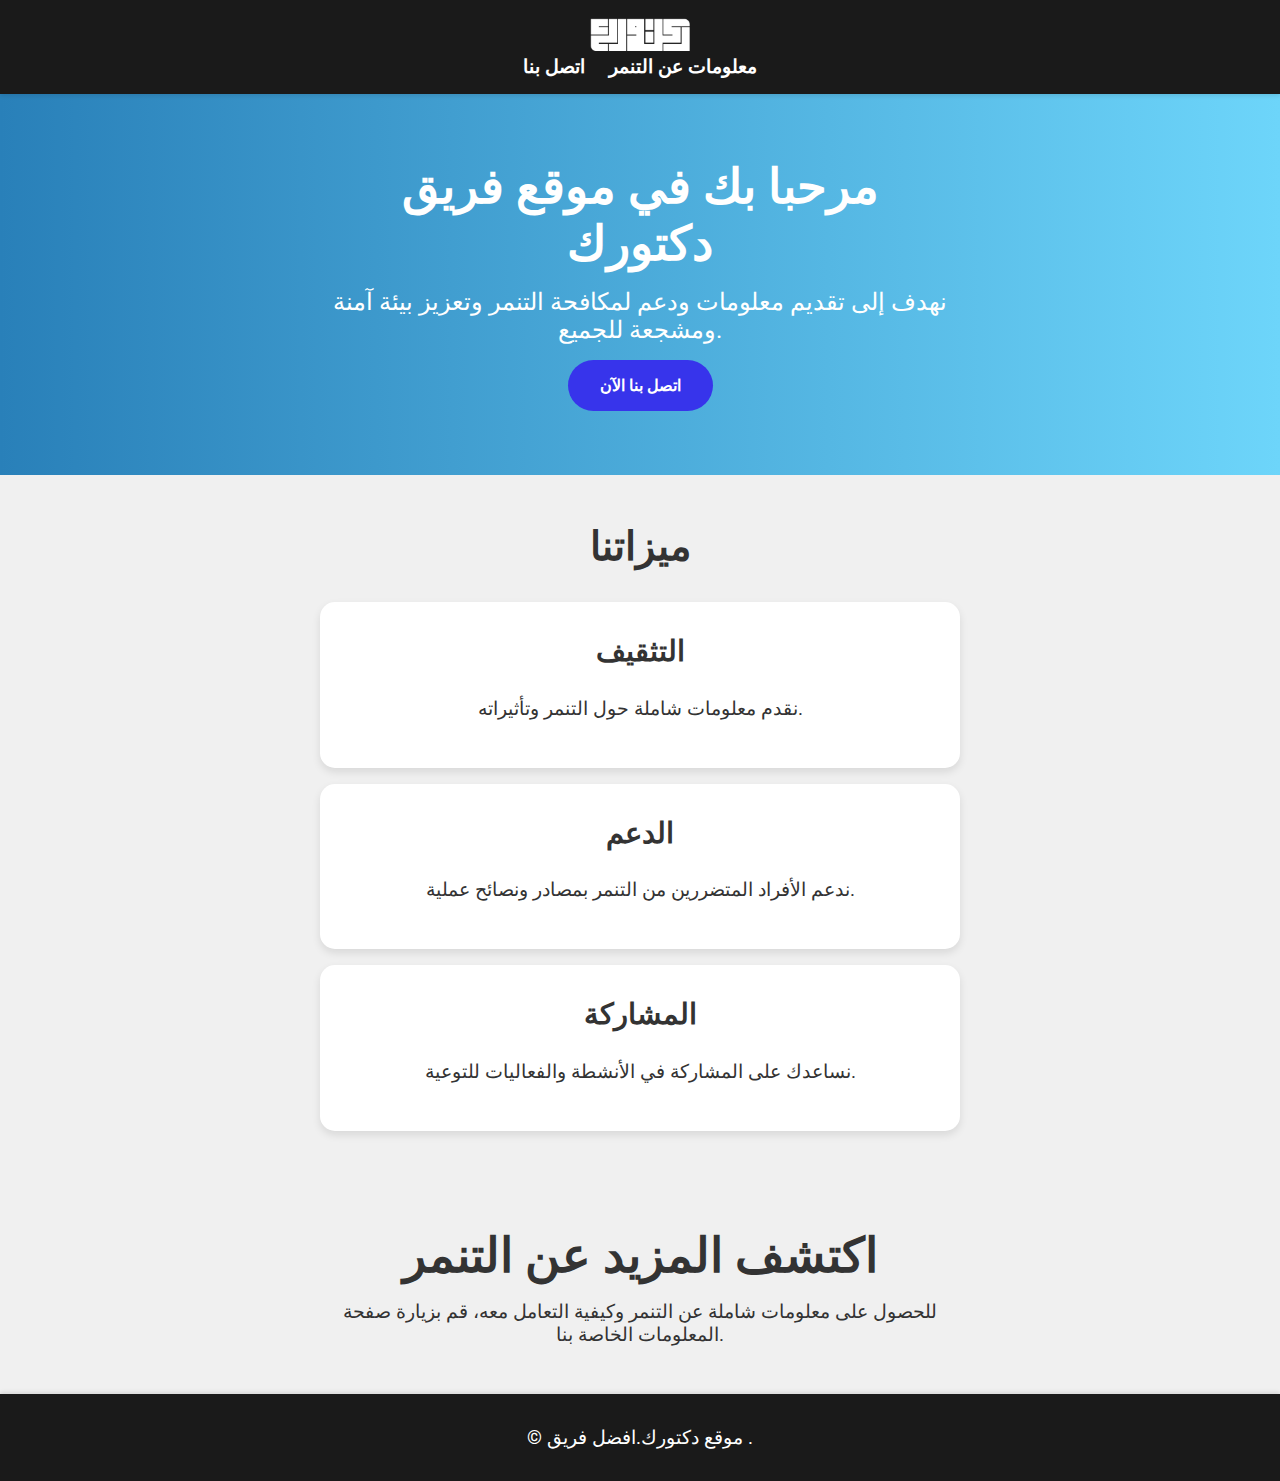
<file: index.html>
<!DOCTYPE html>
<html lang="ar">
<head>
    <meta charset="UTF-8">
    <meta name="viewport" content="width=device-width, initial-scale=1.0">
    <title>موقع فريق فالكون - الصفحة الرئيسية</title>
    <link rel="stylesheet" href="styles.css">
    <link href="https://fonts.googleapis.com/css2?family=Roboto:wght@400;700&display=swap" rel="stylesheet">
</head>
<body>
    <header>
        
        <div class="container">
            <img class="logo"  src="اللوجو.png" alt="الوجو" >
            
            <nav>
                <ul>
                     <li><a href="contact.html">اتصل بنا</a></li>
                  <li><a href="details.html">معلومات عن التنمر</a></li>
                    
                  
                    
                     
                   
                </ul>
            </nav>
        </div>
    </header>

    <section id="hero">
        <div class="container">
            <h2>مرحبا بك في موقع فريق  دكتورك </h2>
            <p>نهدف إلى تقديم معلومات ودعم لمكافحة التنمر وتعزيز بيئة آمنة ومشجعة للجميع.</p>
            <a href="contact.html" class="btn-primary">اتصل بنا الآن</a>
        </div>
    </section>

    <section id="features">
        <div class="container">
            <h2>ميزاتنا</h2>
            <div  id="education" class="feature-item clickable-div" >
                <h3>التثقيف</h3>
                <p>نقدم معلومات شاملة حول التنمر وتأثيراته.</p>
            </div>
            <div  id="support" class="feature-item clickable-div">
                <h3>الدعم</h3>
                <p>ندعم الأفراد المتضررين من التنمر بمصادر ونصائح عملية.</p>
            </div>
            <div id="participation" class="feature-item clickable-div">
                <h3>المشاركة</h3>
                <p>نساعدك على المشاركة في الأنشطة والفعاليات للتوعية.</p>
            </div>
        </div>
    </section>

    <section id="cta">
        <div class="container">
            <div id="info-section" class="clickable-div">
                <h2>اكتشف المزيد عن التنمر</h2>
                <p>للحصول على معلومات شاملة عن التنمر وكيفية التعامل معه، قم بزيارة صفحة المعلومات الخاصة بنا.</p>
            </div>
        </div>
    </section>

    <footer>
        <div class="container">
            <p>&copy; موقع دكتورك.افضل فريق .</p>
        </div>
    </footer>

    <script>
        document.getElementById('education').addEventListener('click', function() {
            window.location.href = 'details.html';
        });

        document.getElementById('support').addEventListener('click', function() {
            window.location.href = 'contact.html';
        });

        document.getElementById('participation').addEventListener('click', function() {
            window.location.href = 'participation.html';
        });

        document.getElementById('info-section').addEventListener('click', function() {
            window.location.href = href ='details.html';
        });
    </script>
</body>
</html>
</file>
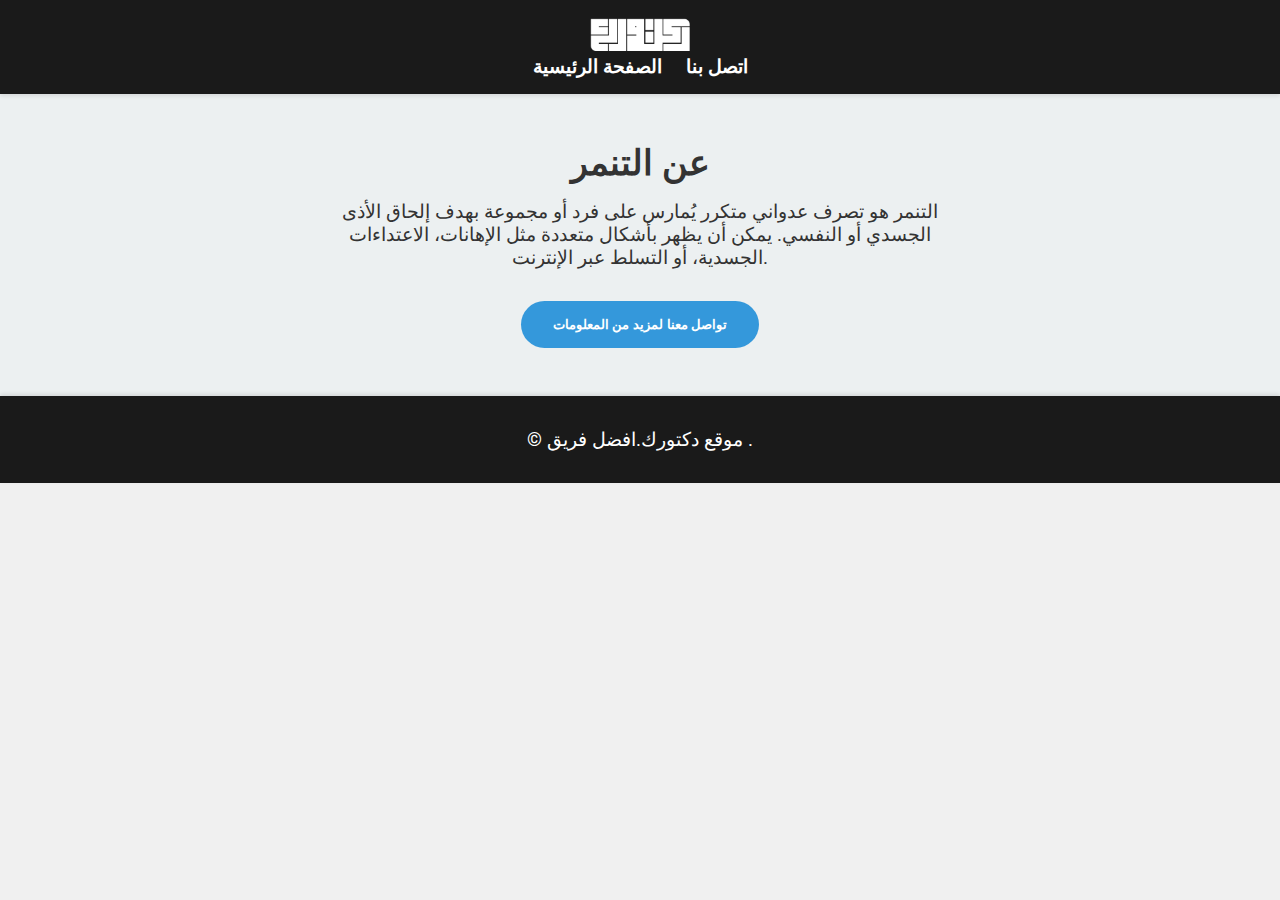
<file: about.html>
<!DOCTYPE html>
<html lang="ar">
<head>
    <meta charset="UTF-8">
    <meta name="viewport" content="width=device-width, initial-scale=1.0">
    <title>موقع دكتورك - معلومات عن التنمر</title>
    <link rel="stylesheet" href="styles.css">
    <link href="https://fonts.googleapis.com/css2?family=Roboto:wght@400;700&display=swap" rel="stylesheet">
</head>
<body>
    <header>
        <div class="container">
            <img class="logo"  src="اللوجو.png" alt="الوجو" >
            <nav>
                <ul>
                    <li><a href="index.html">الصفحة الرئيسية</a></li>
                    
                   
                    <li><a href="contact.html">اتصل بنا</a></li>
                </ul>
            </nav>
        </div>
    </header>

    <section id="about">
        <div class="container">
            <h2>عن التنمر</h2>
            <p>التنمر هو تصرف عدواني متكرر يُمارس على فرد أو مجموعة بهدف إلحاق الأذى الجسدي أو النفسي. يمكن أن يظهر بأشكال متعددة مثل الإهانات، الاعتداءات الجسدية، أو التسلط عبر الإنترنت.</p>
            <button onclick="window.location.href='contact.html'">تواصل معنا لمزيد من المعلومات</button>
        </div>
    </section>

    <footer>
        <div class="container">
            <p>&copy; موقع دكتورك.افضل فريق .</p>
        </div>
    </footer>
</body>
</html>
</file>
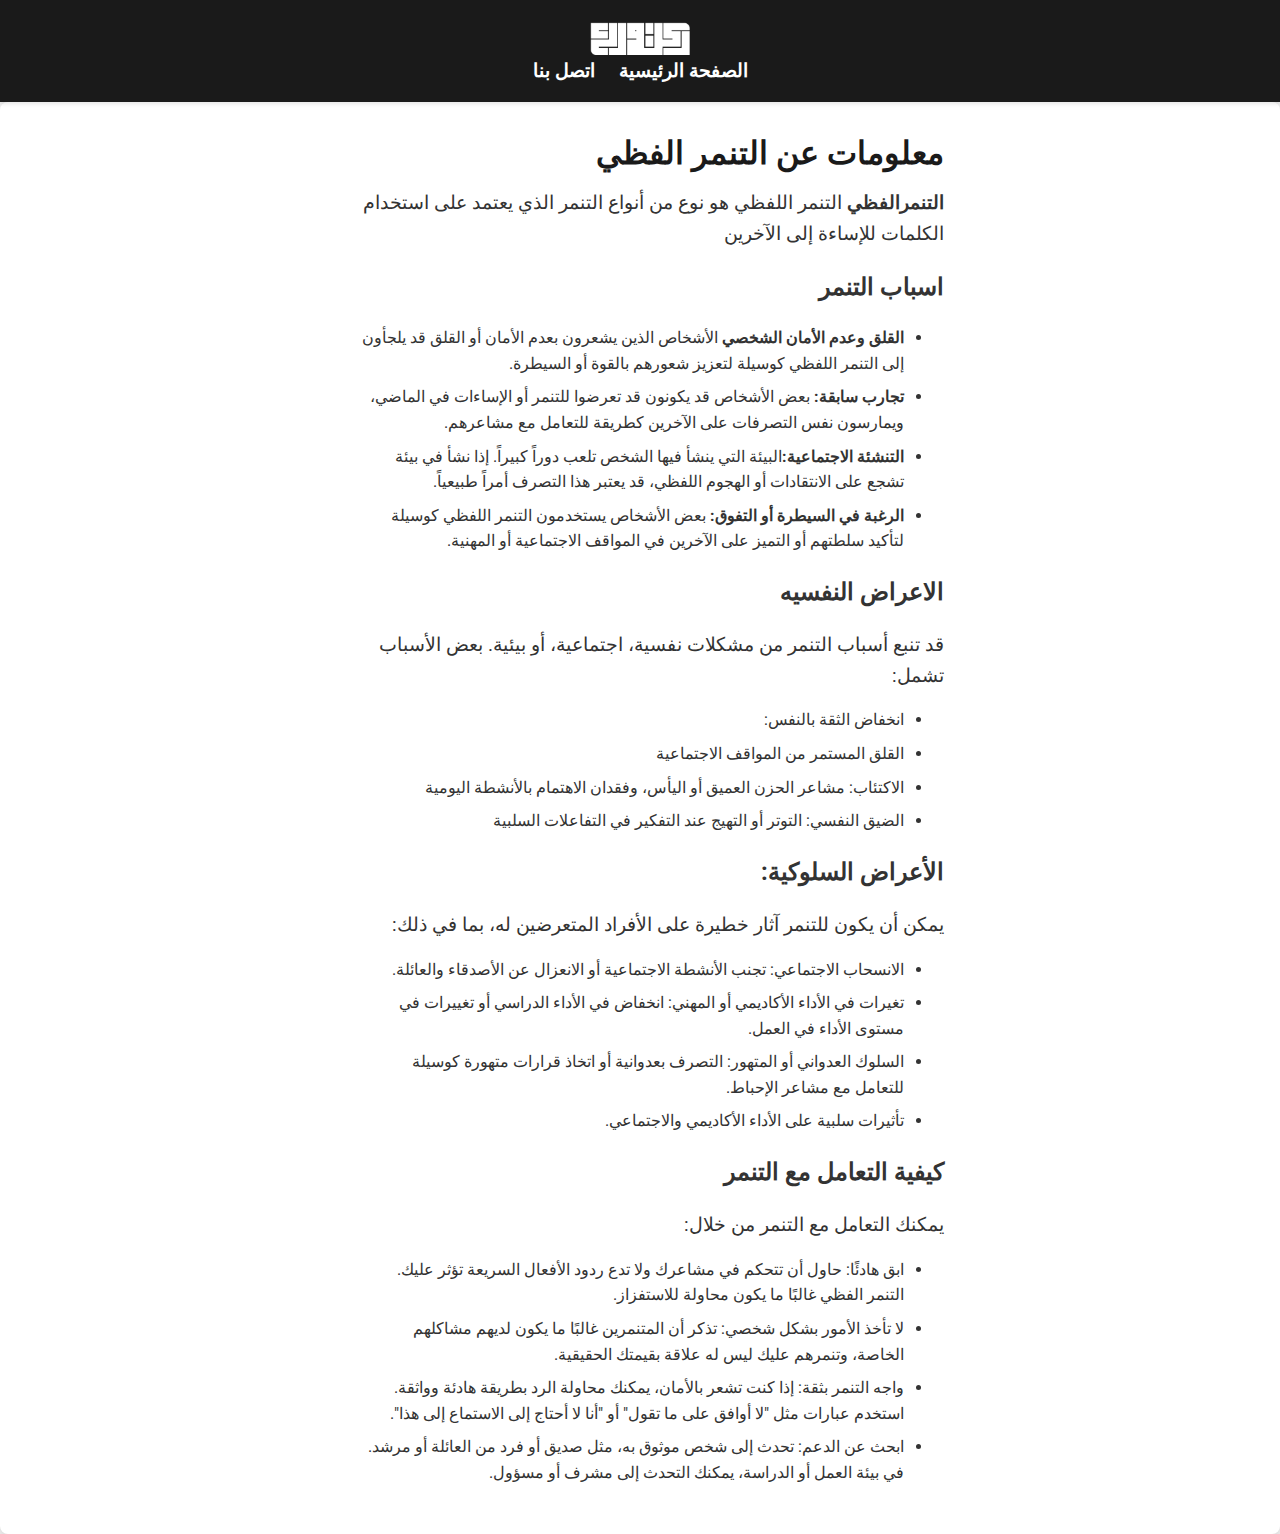
<file: buyyling1.html>
<!DOCTYPE html>
<html lang="ar">
<head>
    <meta charset="UTF-8">
    <meta name="viewport" content="width=device-width, initial-scale=1.0">
    <title>موقع دكتورك - معلومات عن التنمر</title>
    <link rel="stylesheet" href="styles.css">
    <link href="https://fonts.googleapis.com/css2?family=Roboto:wght@400;700&display=swap" rel="stylesheet">
    <style>
        body {
            direction: rtl;
            text-align: right;
            font-family: 'Roboto', sans-serif;
        }
        header, footer, section {
            margin: 0 auto;
            padding: 20px;
        }
        nav ul {
            list-style-type: none;
            padding: 0;
        }
        nav ul li {
            display: inline;
            margin-left: 10px;
        }
        nav ul li a {
            text-decoration: none;
            color: #333;
        }
        .container {
            width: 80%;
            margin: 0 auto;
        }
        .impact-card {
            margin: 20px 0;
        }
        .impact-card img {
            max-width: 100%;
            height: auto;
        }
    </style>
</head>
<body>
    <header>
        <div class="container">
            <img class="logo"  src="اللوجو.png" alt="الوجو" >
            <nav>
                <ul>
                    <li><a href="index.html">الصفحة الرئيسية</a></li>
                
                
                    <li><a href="contact.html">اتصل بنا</a></li>
                </ul>
            </nav>
        </div>
    </header>

    <section id="details">
        <div class="container">
            <h2>معلومات عن التنمر الفظي </h2>
            <p><strong>التنمرالفظي</strong> التنمر اللفظي هو نوع من أنواع التنمر الذي يعتمد على استخدام الكلمات للإساءة إلى الآخرين</p>
            
            <h3>اسباب التنمر </h3>
            <ul>
                <li><strong>القلق وعدم الأمان الشخصي    </strong> الأشخاص الذين يشعرون بعدم الأمان أو القلق قد يلجأون إلى التنمر اللفظي كوسيلة لتعزيز شعورهم بالقوة أو السيطرة.

                </li>
                <li><strong>تجارب سابقة:</strong>  بعض الأشخاص قد يكونون قد تعرضوا للتنمر أو الإساءات في الماضي، ويمارسون نفس التصرفات على الآخرين كطريقة للتعامل مع مشاعرهم.  </li>


                <li><strong>التنشئة الاجتماعية:</strong>البيئة التي ينشأ فيها الشخص تلعب دوراً كبيراً. إذا نشأ في بيئة تشجع على الانتقادات أو الهجوم اللفظي، قد يعتبر هذا التصرف أمراً طبيعياً.

                </li>


                <li><strong>    الرغبة في السيطرة أو التفوق:</strong> بعض الأشخاص يستخدمون التنمر اللفظي كوسيلة لتأكيد سلطتهم أو التميز على الآخرين في المواقف الاجتماعية أو المهنية.

                </li>


            </ul>
            
            <h3>الاعراض النفسيه </h3>
            <p>قد تنبع أسباب التنمر من مشكلات نفسية، اجتماعية، أو بيئية. بعض الأسباب تشمل:</p>
            <ul>
                <li>انخفاض الثقة بالنفس:</li>
                <li>القلق المستمر من المواقف الاجتماعية</li>
                <li>الاكتئاب: مشاعر الحزن العميق أو اليأس، وفقدان الاهتمام بالأنشطة اليومية</li>
                <li>الضيق النفسي: التوتر أو التهيج عند التفكير في التفاعلات السلبية </li>
            </ul>

            <h3>الأعراض السلوكية:</h3>
            <p>يمكن أن يكون للتنمر آثار خطيرة على الأفراد المتعرضين له، بما في ذلك:</p>
            <ul>
                <li>الانسحاب الاجتماعي: تجنب الأنشطة الاجتماعية أو الانعزال عن الأصدقاء والعائلة.
                </li>
                <li>تغيرات في الأداء الأكاديمي أو المهني: انخفاض في الأداء الدراسي أو تغييرات في مستوى الأداء في العمل.
                </li>
                <li>السلوك العدواني أو المتهور: التصرف بعدوانية أو اتخاذ قرارات متهورة كوسيلة للتعامل مع مشاعر الإحباط.</li>
                <li>تأثيرات سلبية على الأداء الأكاديمي والاجتماعي.</li>
            </ul>

            <h3>كيفية التعامل مع التنمر</h3>
            <p>يمكنك التعامل مع التنمر من خلال:</p>
            <ul>
                <li>ابق هادئًا: حاول أن تتحكم في مشاعرك ولا تدع ردود الأفعال السريعة تؤثر عليك. التنمر الفظي غالبًا ما يكون محاولة للاستفزاز.</li>
                <li>لا تأخذ الأمور بشكل شخصي: تذكر أن المتنمرين غالبًا ما يكون لديهم مشاكلهم الخاصة، وتنمرهم عليك ليس له علاقة بقيمتك الحقيقية.</li>
                <li>واجه التنمر بثقة: إذا كنت تشعر بالأمان، يمكنك محاولة الرد بطريقة هادئة وواثقة. استخدم عبارات مثل "لا أوافق على ما تقول" أو "أنا لا أحتاج إلى الاستماع إلى هذا".</li>
                <li>ابحث عن الدعم: تحدث إلى شخص موثوق به، مثل صديق أو فرد من العائلة أو مرشد. في بيئة العمل أو الدراسة، يمكنك التحدث إلى مشرف أو مسؤول.</li>
            </ul>
        </div>
</file>
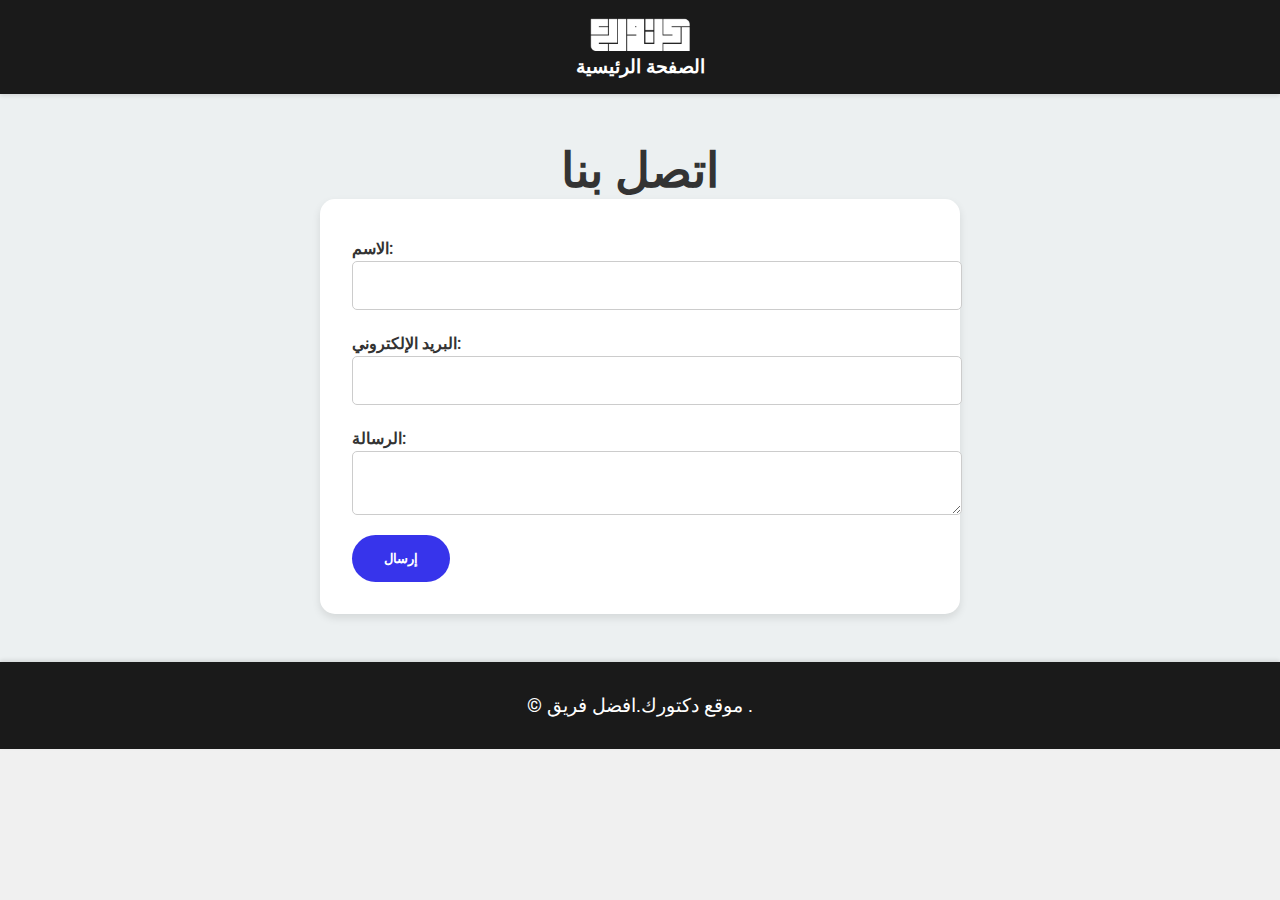
<file: contact.html>
<!DOCTYPE html>
<html lang="ar">
<head>
    <meta charset="UTF-8">
    <meta name="viewport" content="width=device-width, initial-scale=1.0">
    <title>موقع دكتورك - معلومات عن التنمر</title>
    <link rel="stylesheet" href="styles.css">
    <link href="https://fonts.googleapis.com/css2?family=Roboto:wght@400;700&display=swap" rel="stylesheet">
</head>
<body>
    <header>
        <div class="container">
            <img class="logo"  src="اللوجو.png" alt="الوجو" >
            <nav>
                <ul>
                    <li><a href="index.html">الصفحة الرئيسية</a></li>
                    
                    
                    
                   
                </ul>
            </nav>
        </div>
    </header>

    <section id="contact">
        <div class="container">
            <h2 class="sport">اتصل بنا</h2>
            <form id="contactForm" method="post" action="https://formspree.io/f/xwpenpko">
                <label for="name">الاسم:</label>
                <input type="text" id="name" name="name" required>

                <label for="email">البريد الإلكتروني:</label>
                <input type="email" id="email" name="email" required>

                <label for="message">الرسالة:</label>
                <textarea id="message" name="message" required></textarea>

                <button type="submit" class="btn-primary">إرسال</button>
            </form>
        </div>
    </section>

    <footer>
        <div class="container">
            <p>&copy; موقع دكتورك.افضل فريق .</p>
        </div>
    </footer>
</body>
</html>
</file>
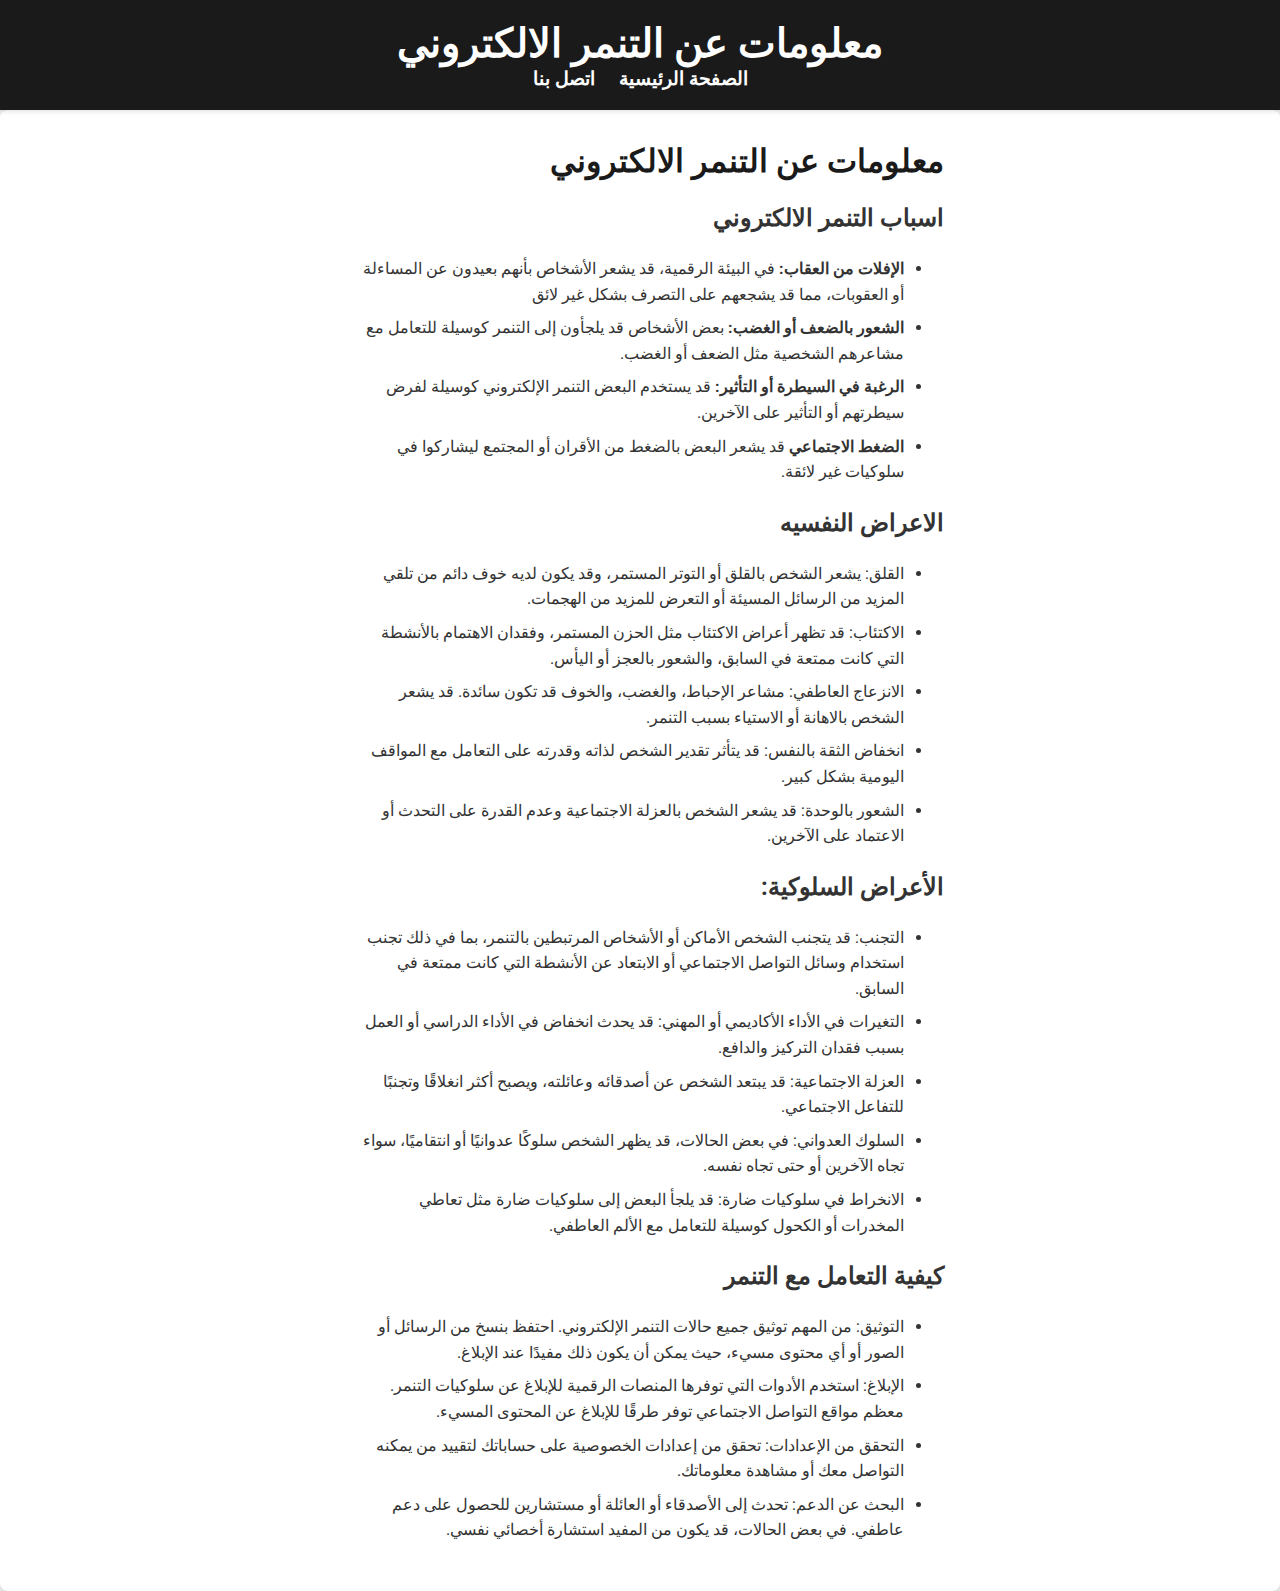
<file: ddddd.html>
<!DOCTYPE html>
<html lang="ar">
<head>
    <meta charset="UTF-8">
    <meta name="viewport" content="width=device-width, initial-scale=1.0">
    <title>موقع دكتورك - معلومات عن التنمر</title>
    <link rel="stylesheet" href="styles.css">
    <link href="https://fonts.googleapis.com/css2?family=Roboto:wght@400;700&display=swap" rel="stylesheet">
    <style>
        body {
            direction: rtl;
            text-align: right;
            font-family: 'Roboto', sans-serif;
        }
        header, footer, section {
            margin: 0 auto;
            padding: 20px;
        }
        nav ul {
            list-style-type: none;
            padding: 0;
        }
        nav ul li {
            display: inline;
            margin-left: 10px;
        }
        nav ul li a {
            text-decoration: none;
            color: #333;
        }
        .container {
            width: 80%;
            margin: 0 auto;
        }
        .impact-card {
            margin: 20px 0;
        }
        .impact-card img {
            max-width: 100%;
            height: auto;
        }
    </style>
</head>
<body>
    <header>
        <div class="container">
            <h1> معلومات عن التنمر الالكتروني </h1>
            <nav>
                <ul>
                    <li><a href="index.html">الصفحة الرئيسية</a></li>
                
                
                    <li><a href="contact.html">اتصل بنا</a></li>
                </ul>
            </nav>
        </div>
    </header>

    <section id="details">
        <div class="container">
            <h2>معلومات عن التنمر الالكتروني</h2>
           
            
            <h3>اسباب التنمر الالكتروني</h3>
            <ul>
                <li><strong>  الإفلات من العقاب: </strong> في البيئة الرقمية، قد يشعر الأشخاص بأنهم بعيدون عن المساءلة أو العقوبات، مما قد يشجعهم على التصرف بشكل غير لائق

                </li>
                <li><strong>الشعور بالضعف أو الغضب: </strong>   بعض الأشخاص قد يلجأون إلى التنمر كوسيلة للتعامل مع مشاعرهم الشخصية مثل الضعف أو الغضب. </li>


                <li><strong>الرغبة في السيطرة أو التأثير:</strong> قد يستخدم البعض التنمر الإلكتروني كوسيلة لفرض سيطرتهم أو التأثير على الآخرين.

                </li>


                <li><strong>    الضغط الاجتماعي  </strong> قد يشعر البعض بالضغط من الأقران أو المجتمع ليشاركوا في سلوكيات غير لائقة.

                </li>


            </ul>
            
            <h3>الاعراض النفسيه </h3>
          
            <ul>
                <li>القلق: يشعر الشخص بالقلق أو التوتر المستمر، وقد يكون لديه خوف دائم من تلقي المزيد من الرسائل المسيئة أو التعرض للمزيد من الهجمات.</li>
                <li>الاكتئاب: قد تظهر أعراض الاكتئاب مثل الحزن المستمر، وفقدان الاهتمام بالأنشطة التي كانت ممتعة في السابق، والشعور بالعجز أو اليأس.</li>
                <li>الانزعاج العاطفي: مشاعر الإحباط، والغضب، والخوف قد تكون سائدة. قد يشعر الشخص بالاهانة أو الاستياء بسبب التنمر.</li>
                <li>انخفاض الثقة بالنفس: قد يتأثر تقدير الشخص لذاته وقدرته على التعامل مع المواقف اليومية بشكل كبير.</li>
                <li>الشعور بالوحدة: قد يشعر الشخص بالعزلة الاجتماعية وعدم القدرة على التحدث أو الاعتماد على الآخرين.</li>
            </ul>

            <h3>الأعراض السلوكية:</h3>
          
            <ul>
                <li> التجنب: قد يتجنب الشخص الأماكن أو الأشخاص المرتبطين بالتنمر، بما في ذلك تجنب استخدام وسائل التواصل الاجتماعي أو الابتعاد عن الأنشطة التي كانت ممتعة في السابق.</li>
                
                <li> التغيرات في الأداء الأكاديمي أو المهني: قد يحدث انخفاض في الأداء الدراسي أو العمل بسبب فقدان التركيز والدافع.</li>
                
                <li>العزلة الاجتماعية: قد يبتعد الشخص عن أصدقائه وعائلته، ويصبح أكثر انغلاقًا وتجنبًا للتفاعل الاجتماعي.</li>
                <li>السلوك العدواني: في بعض الحالات، قد يظهر الشخص سلوكًا عدوانيًا أو انتقاميًا، سواء تجاه الآخرين أو حتى تجاه نفسه. </li>
                <li>الانخراط في سلوكيات ضارة: قد يلجأ البعض إلى سلوكيات ضارة مثل تعاطي المخدرات أو الكحول كوسيلة للتعامل مع الألم العاطفي.</li>
            </ul>

            <h3>كيفية التعامل مع التنمر</h3>
       
            <ul>
                <li>التوثيق: من المهم توثيق جميع حالات التنمر الإلكتروني. احتفظ بنسخ من الرسائل أو الصور أو أي محتوى مسيء، حيث يمكن أن يكون ذلك مفيدًا عند الإبلاغ. </li>
                <li>الإبلاغ: استخدم الأدوات التي توفرها المنصات الرقمية للإبلاغ عن سلوكيات التنمر. معظم مواقع التواصل الاجتماعي توفر طرقًا للإبلاغ عن المحتوى المسيء.</li>
                <li>التحقق من الإعدادات: تحقق من إعدادات الخصوصية على حساباتك لتقييد من يمكنه التواصل معك أو مشاهدة معلوماتك.</li>
                <li>البحث عن الدعم: تحدث إلى الأصدقاء أو العائلة أو مستشارين للحصول على دعم عاطفي. في بعض الحالات، قد يكون من المفيد استشارة أخصائي نفسي.</li>
            </ul>
        </div>
</file>
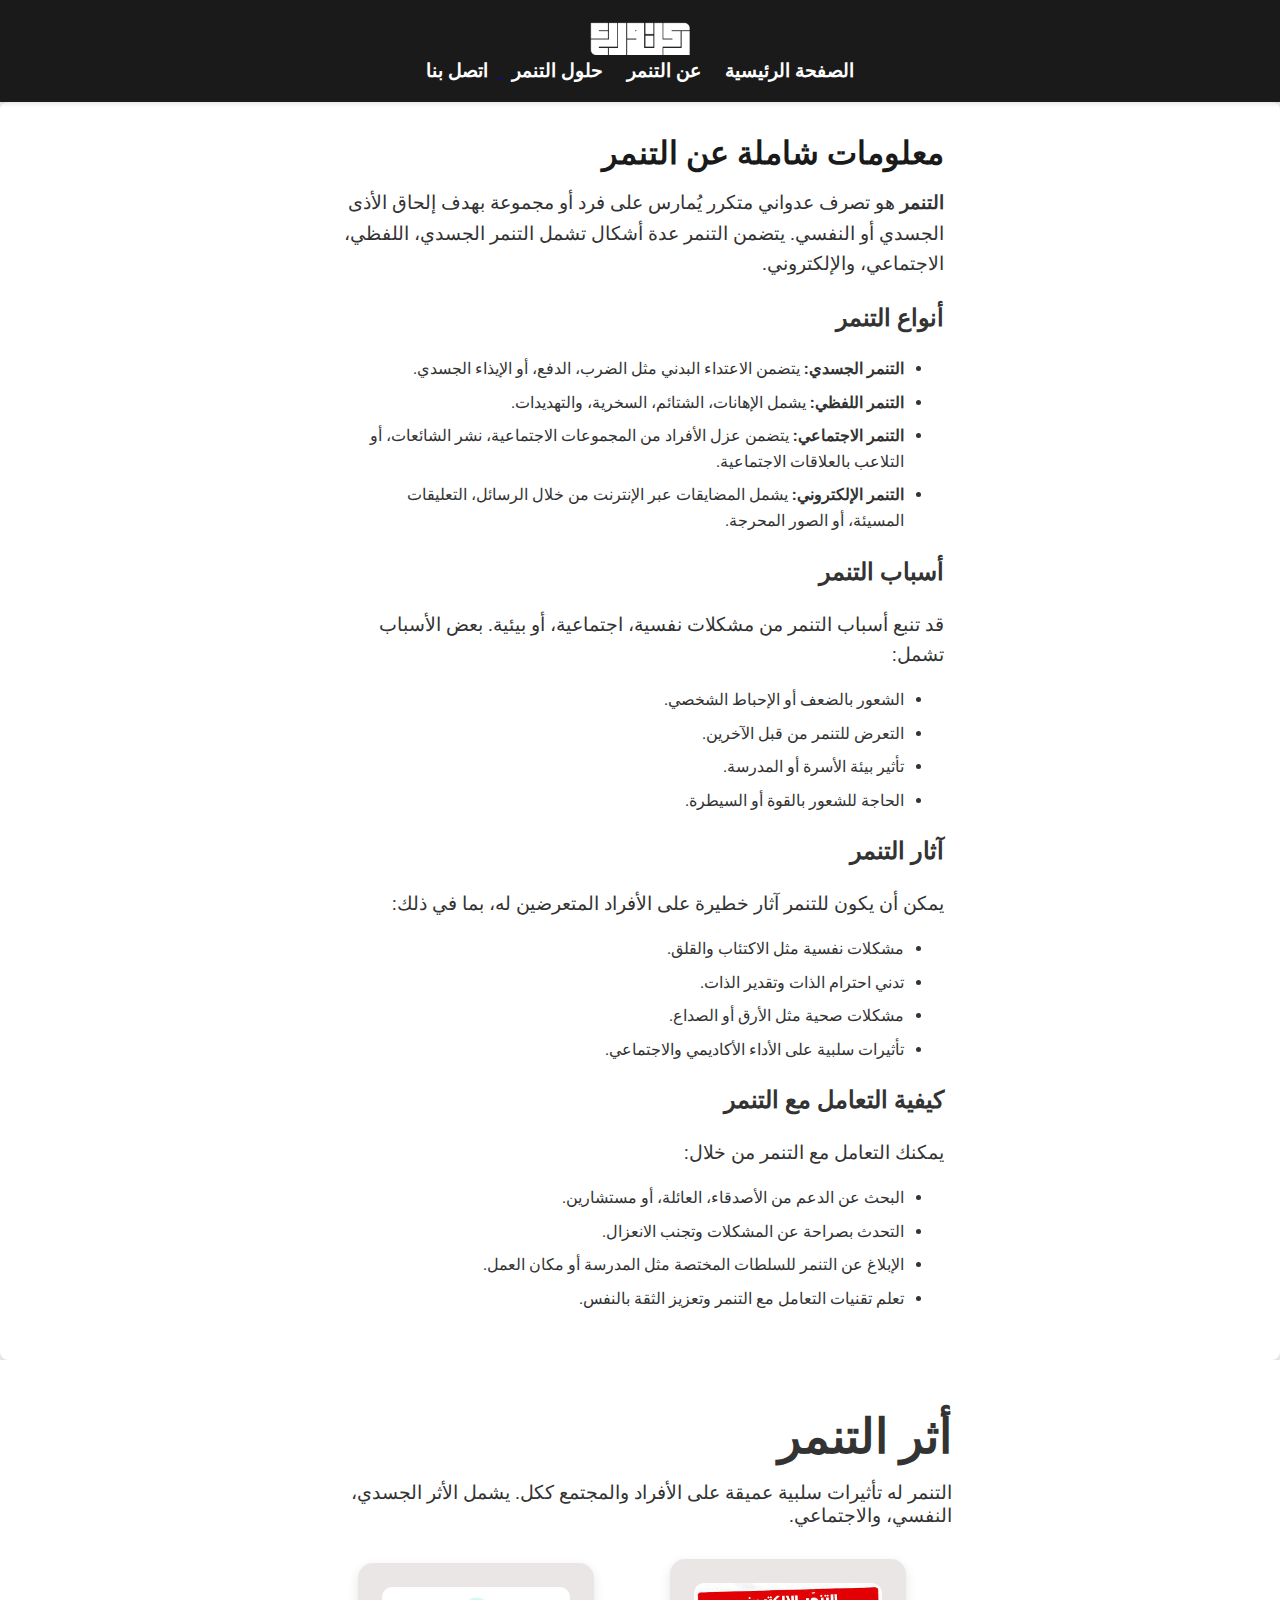
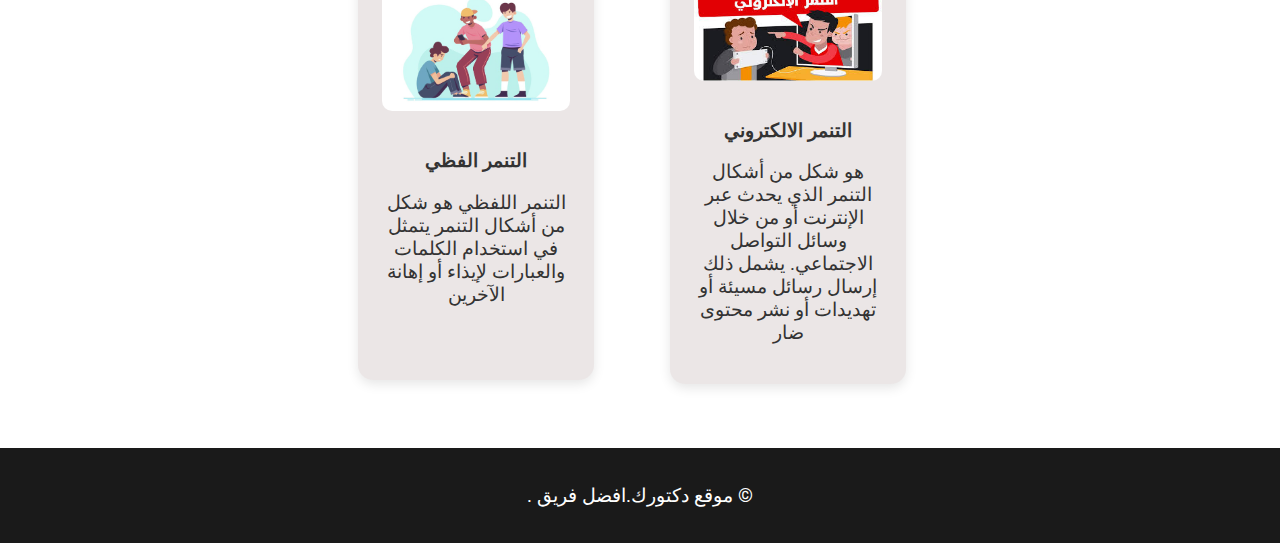
<file: details.html>
<!DOCTYPE html>
<html lang="ar">

<head>
    <meta charset="UTF-8">
    <meta name="viewport" content="width=device-width, initial-scale=1.0">
    <title>موقع دكتورك - معلومات عن التنمر</title>
    <link rel="stylesheet" href="styles.css">
    <link href="https://fonts.googleapis.com/css2?family=Roboto:wght@400;700&display=swap" rel="stylesheet">
    <style>
        body {
            direction: rtl;
            text-align: right;
            font-family: 'Roboto', sans-serif;
        }

        header,
        footer,
        section {
            margin: 0 auto;
            padding: 20px;
        }

        nav ul {
            list-style-type: none;
            padding: 0;
        }

        nav ul li {
            display: inline;
            margin-left: 10px;
        }

        nav ul li a {
            text-decoration: none;
            color: #333;
        }

        .container {
            width: 80%;
            margin: 0 auto;
        }

        .impact-card {
            margin: 20px 0;
        }

        .impact-card img {
            max-width: 100%;
            height: auto;
        }
    </style>
</head>

<body>
    <header>
        <div class="container">
            <img class="logo" src="اللوجو.png" alt="الوجو">
            <nav>
                <ul>
                    <li><a href="index.html">الصفحة الرئيسية</a></li>
                 

                    <li><a href="about.html">عن التنمر</a></li>
                    <li><a href="solutions.html"> حلول التنمر</li>
                    <li><a href="contact.html">اتصل بنا</a></li>





                </ul>
            </nav>
        </div>
    </header>

    <section id="details">
        <div class="container">
            <h2>معلومات شاملة عن التنمر</h2>
            <p><strong>التنمر</strong> هو تصرف عدواني متكرر يُمارس على فرد أو مجموعة بهدف إلحاق الأذى الجسدي أو النفسي.
                يتضمن التنمر عدة أشكال تشمل التنمر الجسدي، اللفظي، الاجتماعي، والإلكتروني.</p>

            <h3>أنواع التنمر</h3>
            <ul>
                <li><strong>التنمر الجسدي:</strong> يتضمن الاعتداء البدني مثل الضرب، الدفع، أو الإيذاء الجسدي.</li>
                <li><strong>التنمر اللفظي:</strong> يشمل الإهانات، الشتائم، السخرية، والتهديدات.</li>
                <li><strong>التنمر الاجتماعي:</strong> يتضمن عزل الأفراد من المجموعات الاجتماعية، نشر الشائعات، أو
                    التلاعب بالعلاقات الاجتماعية.</li>
                <li><strong>التنمر الإلكتروني:</strong> يشمل المضايقات عبر الإنترنت من خلال الرسائل، التعليقات المسيئة،
                    أو الصور المحرجة.</li>
            </ul>

            <h3>أسباب التنمر</h3>
            <p>قد تنبع أسباب التنمر من مشكلات نفسية، اجتماعية، أو بيئية. بعض الأسباب تشمل:</p>
            <ul>
                <li>الشعور بالضعف أو الإحباط الشخصي.</li>
                <li>التعرض للتنمر من قبل الآخرين.</li>
                <li>تأثير بيئة الأسرة أو المدرسة.</li>
                <li>الحاجة للشعور بالقوة أو السيطرة.</li>
            </ul>

            <h3>آثار التنمر</h3>
            <p>يمكن أن يكون للتنمر آثار خطيرة على الأفراد المتعرضين له، بما في ذلك:</p>
            <ul>
                <li>مشكلات نفسية مثل الاكتئاب والقلق.</li>
                <li>تدني احترام الذات وتقدير الذات.</li>
                <li>مشكلات صحية مثل الأرق أو الصداع.</li>
                <li>تأثيرات سلبية على الأداء الأكاديمي والاجتماعي.</li>
            </ul>

            <h3>كيفية التعامل مع التنمر</h3>
            <p>يمكنك التعامل مع التنمر من خلال:</p>
            <ul>
                <li>البحث عن الدعم من الأصدقاء، العائلة، أو مستشارين.</li>
                <li>التحدث بصراحة عن المشكلات وتجنب الانعزال.</li>
                <li>الإبلاغ عن التنمر للسلطات المختصة مثل المدرسة أو مكان العمل.</li>
                <li>تعلم تقنيات التعامل مع التنمر وتعزيز الثقة بالنفس.</li>
            </ul>
        </div>
    </section>

    <section id="impact" class="impact-section">
        <div class="container">
            <h2>أثر التنمر</h2>
            <p>التنمر له تأثيرات سلبية عميقة على الأفراد والمجتمع ككل. يشمل الأثر الجسدي، النفسي، والاجتماعي.</p>
            <div id="buyy" class="impact-info">
                <div id="done" class="impact-card1" onclick="location.href='ddddd.html';">


                    <img src="يتنمر.jpg" alt="التنمر الالكتروني">
                    <h3>التنمر الالكتروني</h3>
                    <p>
                        هو شكل من أشكال التنمر الذي يحدث عبر الإنترنت أو من خلال وسائل التواصل الاجتماعي. يشمل ذلك إرسال رسائل مسيئة أو تهديدات أو نشر محتوى ضار 
                       </p>
                </div>
                <div id="buy900" class="impact-card" onclick="location.href='buyyling1.html';">
                    <img src="التنمر.jpg" alt="التنمر الفظي">
                    <h3>التنمر الفظي</h3>
                    <p>التنمر اللفظي هو شكل من أشكال التنمر يتمثل في استخدام الكلمات والعبارات لإيذاء أو إهانة الآخرين
                        </p>
                </div>
            </div>
        </div>
    </section>



    </script>
    </section>

    <footer>
        <div class="container">
            <p>&copy; موقع دكتورك.افضل فريق .</p>
        </div>
    </footer>


    <script>
        document.getElementById('done').addEventListener('click', function() {
            window.location.href = 'ddddd.html';
        });


</script>


</body>


</html>
</file>
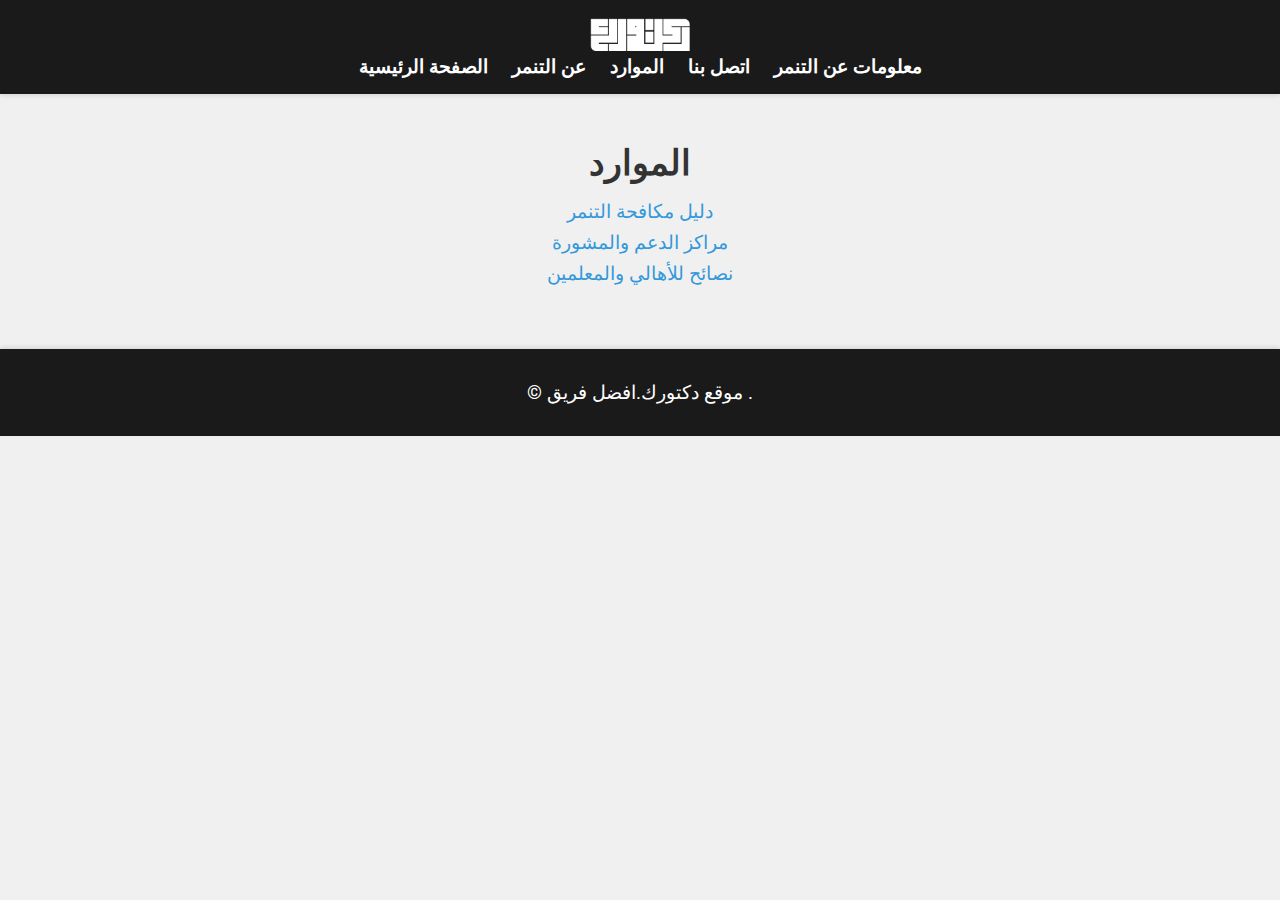
<file: resources.html>
<!DOCTYPE html>
<html lang="ar">
<head>
    <meta charset="UTF-8">
    <meta name="viewport" content="width=device-width, initial-scale=1.0">
    <title>موقع دكتورك - معلومات عن التنمر</title>
    <link rel="stylesheet" href="styles.css">
    <link href="https://fonts.googleapis.com/css2?family=Roboto:wght@400;700&display=swap" rel="stylesheet">
</head>
<body>
    <header>
        <div class="container">
            <img class="logo"  src="اللوجو.png" alt="الوجو" >
            <nav>
                <ul>
                    <li><a href="index.html">الصفحة الرئيسية</a></li>
                    <li><a href="about.html">عن التنمر</a></li>
                    <li><a href="resources.html">الموارد</a></li>
                    <li><a href="contact.html">اتصل بنا</a></li>
                    <li><a href="details.html">معلومات عن التنمر</a></li>
                </ul>
            </nav>
        </div>
    </header>

    <section id="resources">
        <div class="container">
            <h2>الموارد</h2>
            <ul>
                <li><a href="https://www.example.com" class="resource-link">دليل مكافحة التنمر</a></li>
                <li><a href="https://www.example.com" class="resource-link">مراكز الدعم والمشورة</a></li>
                <li><a href="https://www.example.com" class="resource-link">نصائح للأهالي والمعلمين</a></li>
            </ul>
        </div>
    </section>

    <footer>
        <div class="container">
            <p>&copy; موقع دكتورك.افضل فريق .</p>
        </div>
    </footer>
</body>
</html>
</file>
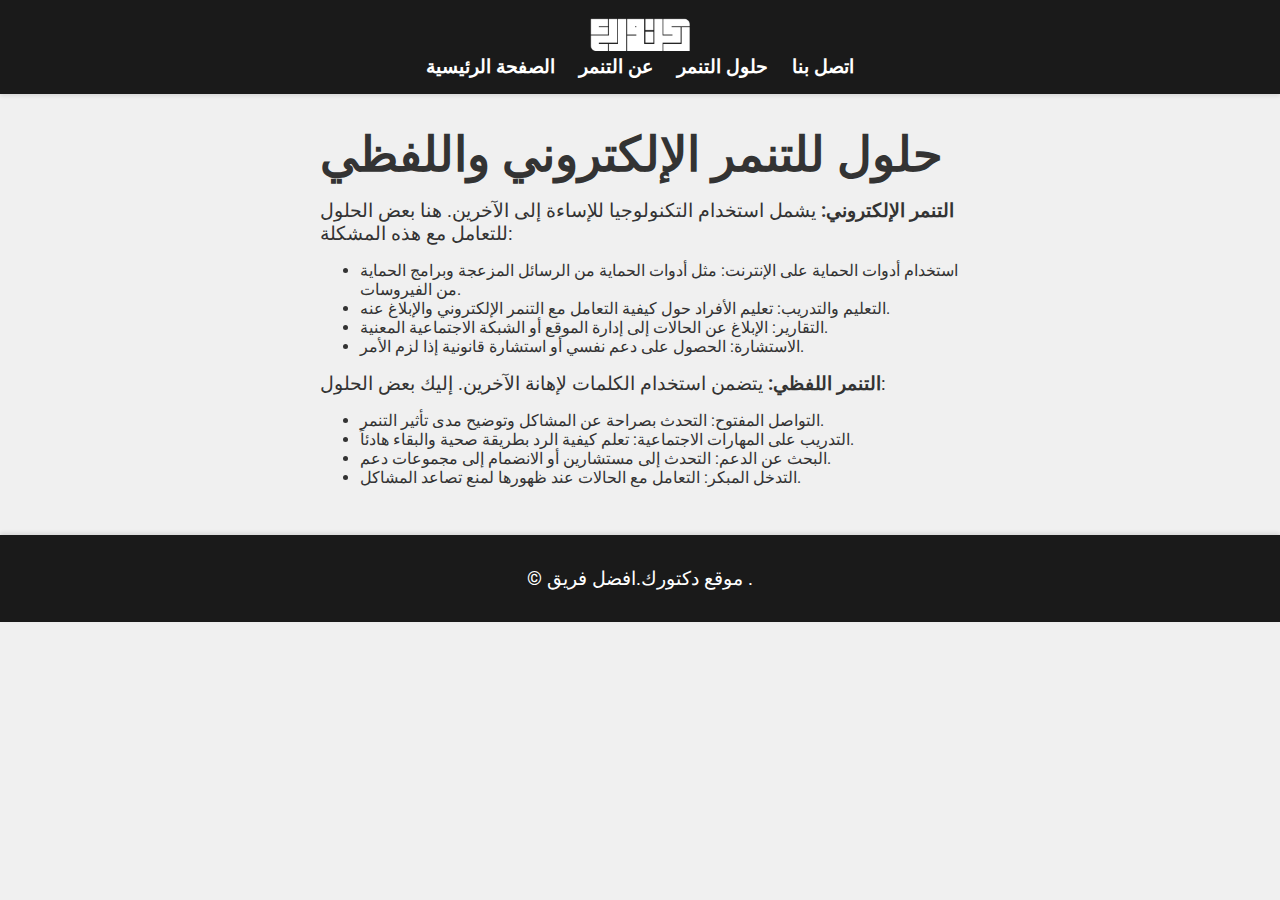
<file: solutions.html>
<!DOCTYPE html>
<html lang="ar">
<head>
    <meta charset="UTF-8">
    <meta name="viewport" content="width=device-width, initial-scale=1.0">
    <title>موقع دكتورك - معلومات عن التنمر</title>
    <link rel="stylesheet" href="styles.css">
    <link href="https://fonts.googleapis.com/css2?family=Roboto:wght@400;700&display=swap" rel="stylesheet">
</head>
<body>
    <header>
        <div class="container">
            <img class="logo"  src="اللوجو.png" alt="الوجو" >
            <nav>
                <ul>
                    <li><a href="index.html">الصفحة الرئيسية</a></li>
                    <li><a href="about.html">عن التنمر</a></li>
                    
                    <li><a href="solutions.html">حلول التنمر</a></li>
                    <li><a href="contact.html">اتصل بنا</a></li>
                </ul>
            </nav>
        </div>
    </header>

    <section id="solutions">
        <div class="container">
            <h2>حلول للتنمر الإلكتروني واللفظي</h2>
            <p><strong>التنمر الإلكتروني:</strong> يشمل استخدام التكنولوجيا للإساءة إلى الآخرين. هنا بعض الحلول للتعامل مع هذه المشكلة:</p>
            <ul>
                <li>استخدام أدوات الحماية على الإنترنت: مثل أدوات الحماية من الرسائل المزعجة وبرامج الحماية من الفيروسات.</li>
                <li>التعليم والتدريب: تعليم الأفراد حول كيفية التعامل مع التنمر الإلكتروني والإبلاغ عنه.</li>
                <li>التقارير: الإبلاغ عن الحالات إلى إدارة الموقع أو الشبكة الاجتماعية المعنية.</li>
                <li>الاستشارة: الحصول على دعم نفسي أو استشارة قانونية إذا لزم الأمر.</li>
            </ul>

            <p><strong>التنمر اللفظي:</strong> يتضمن استخدام الكلمات لإهانة الآخرين. إليك بعض الحلول:</p>
            <ul>
                <li>التواصل المفتوح: التحدث بصراحة عن المشاكل وتوضيح مدى تأثير التنمر.</li>
                <li>التدريب على المهارات الاجتماعية: تعلم كيفية الرد بطريقة صحية والبقاء هادئاً.</li>
                <li>البحث عن الدعم: التحدث إلى مستشارين أو الانضمام إلى مجموعات دعم.</li>
                <li>التدخل المبكر: التعامل مع الحالات عند ظهورها لمنع تصاعد المشاكل.</li>
            </ul>
        </div>
    </section>

    <footer>
        <div class="container">
            <p>&copy; موقع دكتورك.افضل فريق .</p>
        </div>
    </footer>
</body>
</html>
</file>
<file: styles.css>
/* تعيين الخطوط الأساسية والخلفية */
body {
    font-family: 'Roboto', sans-serif;
    margin: 0;
    padding: 0;
    box-sizing: border-box;
    color: #333;
    background-color: #f0f0f0;
}

/* تنسيق الحاوية المركزية */
.container {
    width: 90%;
    max-width: 1200px;
    margin: 0 auto;
   

}

/* تنسيق رأس الصفحة */
header {
    background-color: #1a1a1a;
    color: #fff;
    padding: 1rem 0;
    position: relative;
    z-index: 1000;
    display: flex;
    align-items: center; 
    justify-content: space-between; /* توزيع العناصر بحيث تكون على الأطراف */
    text-align: center;
}

.logo {
    width: 100px;
}

header h1 {
    margin: 0;
    font-size: 2.5rem;
    font-weight: 700;
    text-align: center;
    flex: 1; 
}


nav ul {
    list-style: none;
    padding: 0;
    text-align: center;
    margin: 0;
}

nav ul li {
    display: inline-block;
    margin: 0 1.5rem;
}

nav ul li a {
    color: #fff;
    text-decoration: none;
    font-weight: 600;
    font-size: 1.2rem;
    position: relative;
    transition: color 0.3s ease;
}

nav ul li a::after {
    content: '';
    display: block;
    height: 2px;
    background: #3498db;
    position: absolute;
    left: 0;
    bottom: -5px;
    width: 0;
    transition: width 0.3s ease;
}

nav ul li a:hover::after {
    width: 100%;
}

nav ul li a:hover {
    color: #3498db;
}

/* تنسيق قسم البطل */
#hero {
    background: linear-gradient(to right, #3498db, #2ecc71);
    color: #fff;
    padding: 5rem 0;
    text-align: center;
    animation: fadeIn 2s ease-out;
}

#hero h2 {
    margin: 0;
    font-size: 3rem;
    font-weight: 700;
}

#hero p {
    font-size: 1.5rem;
    margin: 1rem 0;
}

.btn-primary {
    display: inline-block;
    background-color: #3734eb;
    color: #fff;
    padding: 1rem 2rem;
    text-decoration: none;
    font-weight: 600;
    border-radius: 50px;
    transition: background-color 0.3s ease, transform 0.3s ease;
    text-align: center;
}

.btn-primary:hover {
    background-color: #1508ca;
    transform: scale(1.05);
    text-align: center;
}

/* تنسيق قسم الميزات */
#features {
    padding: 3rem 0;
    text-align: center;
}

#features h2 {
    margin-bottom: 2rem;
    font-size: 2.5rem;
    font-weight: 700;
}

.feature-item {
    background-color: #fff;
    padding: 2rem;
    margin: 1rem 0;
    border-radius: 15px;
    box-shadow: 0 4px 8px rgba(0, 0, 0, 0.1);
    transition: transform 0.3s ease, box-shadow 0.3s ease;
}

.feature-item:hover {
    transform: translateY(-10px);
    box-shadow: 0 8px 16px rgba(0, 0, 0, 0.2);
}

.feature-item h3 {
    margin-top: 0;
    font-size: 1.8rem;
    font-weight: 700;
}

/* تنسيق قسم "عن التنمر" */
#about {
    padding: 3rem 0;
    background-color: #ecf0f1;
    text-align: center;
}

#about h2 {
    font-size: 2.2rem;
    margin-bottom: 1rem;
}

#about p {
    font-size: 1.2rem;
    margin: 0 0 2rem;
}

#about button {
    background-color: #3498db;
    color: #fff;
    border: none;
    padding: 1rem 2rem;
    font-weight: 600;
    border-radius: 50px;
    cursor: pointer;
    transition: background-color 0.3s ease;
}

#about button:hover {
    background-color: #2980b9;
}

/* تنسيق قسم "الموارد" */
#resources {
    padding: 3rem 0;
    text-align: center;
}

#resources h2 {
    font-size: 2.2rem;
    margin-bottom: 1rem;
}

#resources ul {
    list-style: none;
    padding: 0;
}

#resources li {
    margin: 0.5rem 0;
}

.resource-link {
    color: #3498db;
    text-decoration: none;
    font-size: 1.2rem;
    transition: color 0.3s ease;
}

.resource-link:hover {
    color: #2980b9;
}

/* تنسيق قسم "اتصل بنا" */
#contact {
    padding: 3rem 0;
    background-color: #ecf0f1;
}

form {
    max-width: 700px;
    margin: 0 auto;
    background-color: #fff;
    padding: 2rem;
    border-radius: 15px;
    box-shadow: 0 4px 8px rgba(0, 0, 0, 0.1);
}

form label {
    display: block;
    margin: 0.5rem 0 0.2rem;
    font-weight: 600;
}

form input, form textarea {
    width: 100%;
    padding: 1rem;
    margin-bottom: 1rem;
    border: 1px solid #ccc;
    border-radius: 5px;
}

form button {
    background-color: #e74c3c;
    color: #fff;
    border: none;
    padding: 1rem 2rem;
    font-weight: 600;
    border-radius: 50px;
    cursor: pointer;
    transition: background-color 0.3s ease;
}

form button:hover {
    background-color: #c0392b;
}

/* الرسوم المتحركة */
@keyframes fadeIn {
    from {
        opacity: 0;
    }
    to {
        opacity: 1;
    }
}




/* تعيين الخطوط الأساسية والخلفية */
body {
    font-family: 'Roboto', sans-serif;
    margin: 0;
    padding: 0;
    box-sizing: border-box;
    color: #333;
    background-color: #f0f0f0;
}

/* تنسيق الحاوية المركزية */
.container {
    width: 90%;
    max-width: 1200px;
    margin: 0 auto;
}

/* تنسيق رأس الصفحة */
header {
    background-color: #1a1a1a;
    color: #fff;
    padding: 1rem 0;
    box-shadow: 0 2px 4px rgba(0, 0, 0, 0.1);
}

header h1 {
    margin: 0;
    text-align: center;
}

header nav ul {
    list-style: none;
    padding: 0;
    text-align: center;
}

header nav ul li {
    display: inline;
    margin: 0 10px;
}

header nav ul li a {
    color: #fff;
    text-decoration: none;
    font-weight: bold;
}

header nav ul li a:hover {
    text-decoration: underline;
}

/* تنسيق القسم الرئيسي */
section {
    padding: 2rem 0;
}

#details {
    background-color: #fff;
    padding: 2rem;
    border-radius: 8px;
    box-shadow: 0 4px 8px rgba(0, 0, 0, 0.1);
}

#details h2 {
    margin-top: 0;
    font-size: 2rem;
    color: #1a1a1a;
}

#details h3 {
    margin-top: 1.5rem;
    font-size: 1.5rem;
    color: #333;
}

#details p, #details ul {
    margin-top: 1rem;
    line-height: 1.6;
}

#details ul {
    padding-left: 1.5rem;
}

#details ul li {
    margin-bottom: 0.5rem;
}

/* تنسيق تذييل الصفحة */
footer {
    background-color: #1a1a1a;
    color: #fff;
    padding: 1rem 0;
    text-align: center;
    box-shadow: 0 -2px 4px rgba(0, 0, 0, 0.1);
}

footer p {
    margin: 0;
}



.sport {


text-align: center;

}



/* قسم الأثر */
.impact-section {
    padding: 3rem 1rem;
    background-color: #fff;
    position: relative;
}

.impact-content {
    max-width: 1200px;
    margin: 0 auto;
}

.impact-info {
    display: flex;
    justify-content: space-around;
    flex-wrap: wrap;
}

.impact-card {
    background-color: #ebe6e6;
    padding: 1.5rem;
    border-radius: 15px;
    box-shadow: 0 4px 12px rgba(0, 0, 0, 0.1);
    width: 30%;
    margin: 1rem;
    text-align: center;
    position: relative;                  
    overflow: hidden;
    transform: translateY(0);
    transition: transform 0.3s ease, box-shadow 0.3s ease, background-color 0.3s ease;
}

.impact-card1 {
    background-color: #ebe6e6;
    padding: 1.5rem;
    border-radius: 15px;
    box-shadow: 0 4px 12px rgba(0, 0, 0, 0.1);
    width: 30%;
    margin: 1rem;
    text-align: center;
    position: relative;                  
    overflow: hidden;
    transform: translateY(0);
    transition: transform 0.3s ease, box-shadow 0.3s ease, background-color 0.3s ease;
}

.impact-card1 img {
    max-width: 100%;
    border-radius: 10px;
    margin-bottom: 1rem;
}


.impact-card1:hover {
    transform: translateY(-10px);
    box-shadow: 0 8px 20px rgba(0, 0, 0, 0.2);
    animation: bounceIn 1s ease-out;
    background-color: #eaf2f8;
}



.impact-card img {
    max-width: 100%;
    border-radius: 10px;
    margin-bottom: 1rem;
}

.impact-card:hover {
    transform: translateY(-10px);
    box-shadow: 0 8px 20px rgba(0, 0, 0, 0.2);
    animation: bounceIn 1s ease-out;
    background-color: #eaf2f8;
}

/* قسم الدعم */
.support-section {
    padding: 3rem 1rem;
    background-color: #f1f1f1;
    text-align: center;
    position: relative;
}

.btn-secondary {
    background-color: #2c3e50;
    color: #fff;
    padding: 0.75rem 1.5rem;
    border: none;
    border-radius: 30px;
    text-decoration: none;
    font-weight: 600;
    transition: background-color 0.3s ease, transform 0.3s ease;
    position: relative;
    animation: pulse 2s infinite;
}

.btn-secondary:hover {
    background-color: #1a252f;
    transform: scale(1.05);
}


.container {
    max-width: 50%;
    animation: fadeInLeft 2s ease-out;

}

.container h2 {
    font-size: 3rem;
    margin: 0;
    font-weight: 700;
    animation: slideIn 1s ease-out;
}

.container p {
    font-size: 1.2rem;
    margin: 1rem 0;
    animation: fadeIn 2s ease-out;
}

#hero {
    display: flex;
    align-items: center;
    justify-content: space-between;
    background: linear-gradient(to right, #2980b9, #6dd5fa);
    color: #fff;
    padding: 4rem 1rem;
    background-size: cover;
    background-position: center;
    position: relative;
    overflow: hidden;
    margin-top: px;
    text-align: center;
}




.clickable-div {


text-align: center;

}
.hhh {

margin-bottom: 20px;

}
</file>
